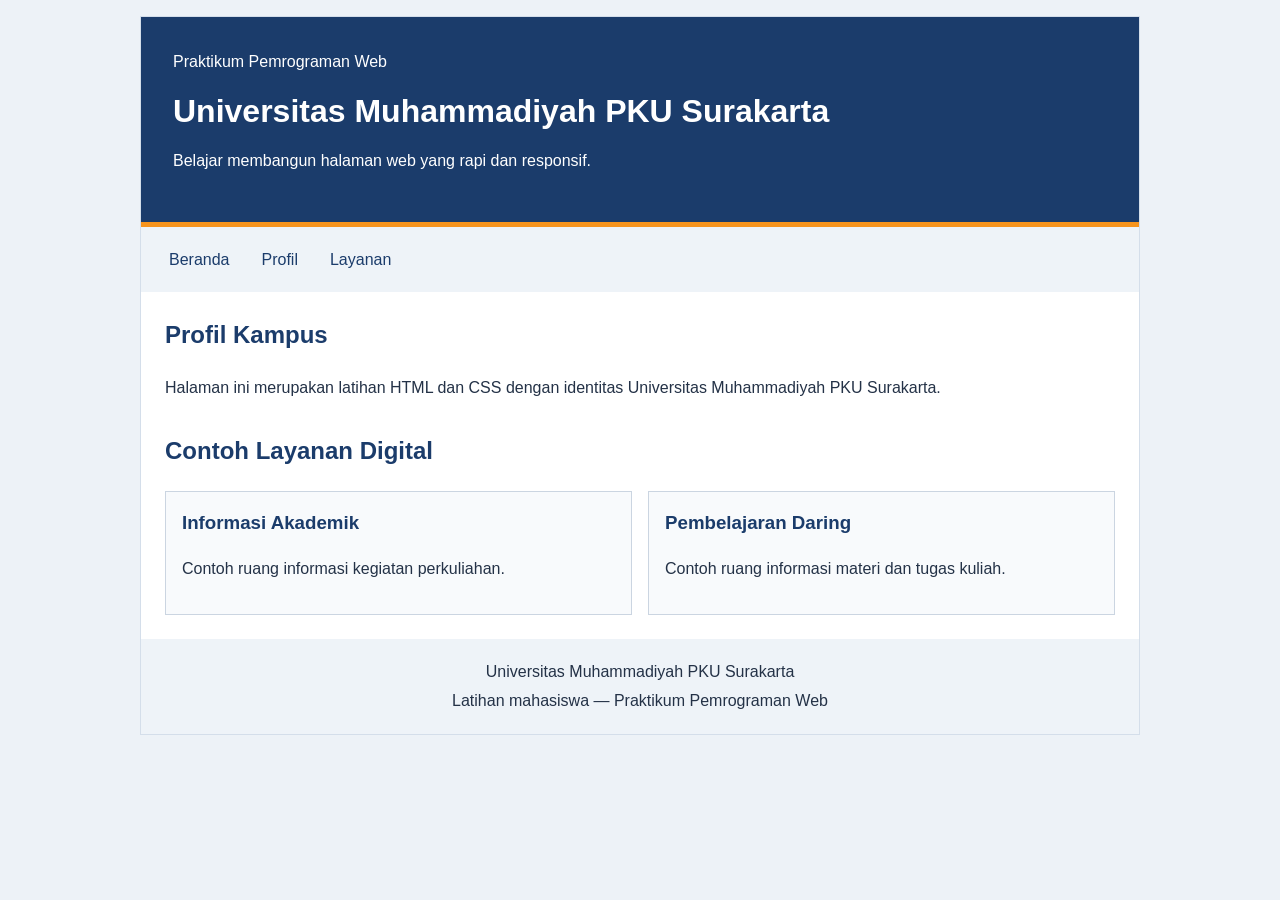
<file: index.html>
<!DOCTYPE html>
<html lang="id">
<head>
  <meta charset="UTF-8">
  <meta name="viewport" content="width=device-width, initial-scale=1">
  <title>Profil Kampus | UMPKU</title>
  <link rel="stylesheet" href="style.css">
</head>
<body>
  <a class="lewati" href="#konten">Lewati ke konten</a>
  <div class="halaman">
    <header class="header" id="beranda">
      <p class="identitas">Praktikum Pemrograman Web</p>
      <h1>Universitas Muhammadiyah PKU Surakarta</h1>
      <p>Belajar membangun halaman web yang rapi dan responsif.</p>
    </header>
    <nav class="menu" aria-label="Navigasi utama">
      <a href="#beranda">Beranda</a>
      <a href="#profil">Profil</a>
      <a href="#layanan">Layanan</a>
    </nav>
    <main id="konten" tabindex="-1">
      <section id="profil" class="panel">
        <h2>Profil Kampus</h2>
        <p>Halaman ini merupakan latihan HTML dan CSS dengan
          identitas Universitas Muhammadiyah PKU Surakarta.</p>
      </section>
      <section id="layanan" class="panel">
        <h2>Contoh Layanan Digital</h2>
        <div class="kartu-grid">
          <article class="kartu">
            <h3>Informasi Akademik</h3>
            <p>Contoh ruang informasi kegiatan perkuliahan.</p>
          </article>
          <article class="kartu">
            <h3>Pembelajaran Daring</h3>
            <p>Contoh ruang informasi materi dan tugas kuliah.</p>
          </article>
        </div>
      </section>
    </main>
    <footer class="footer">
      <p>Universitas Muhammadiyah PKU Surakarta</p>
      <p>Latihan mahasiswa — Praktikum Pemrograman Web</p>
    </footer>
  </div>
</body>
</html>
</file>
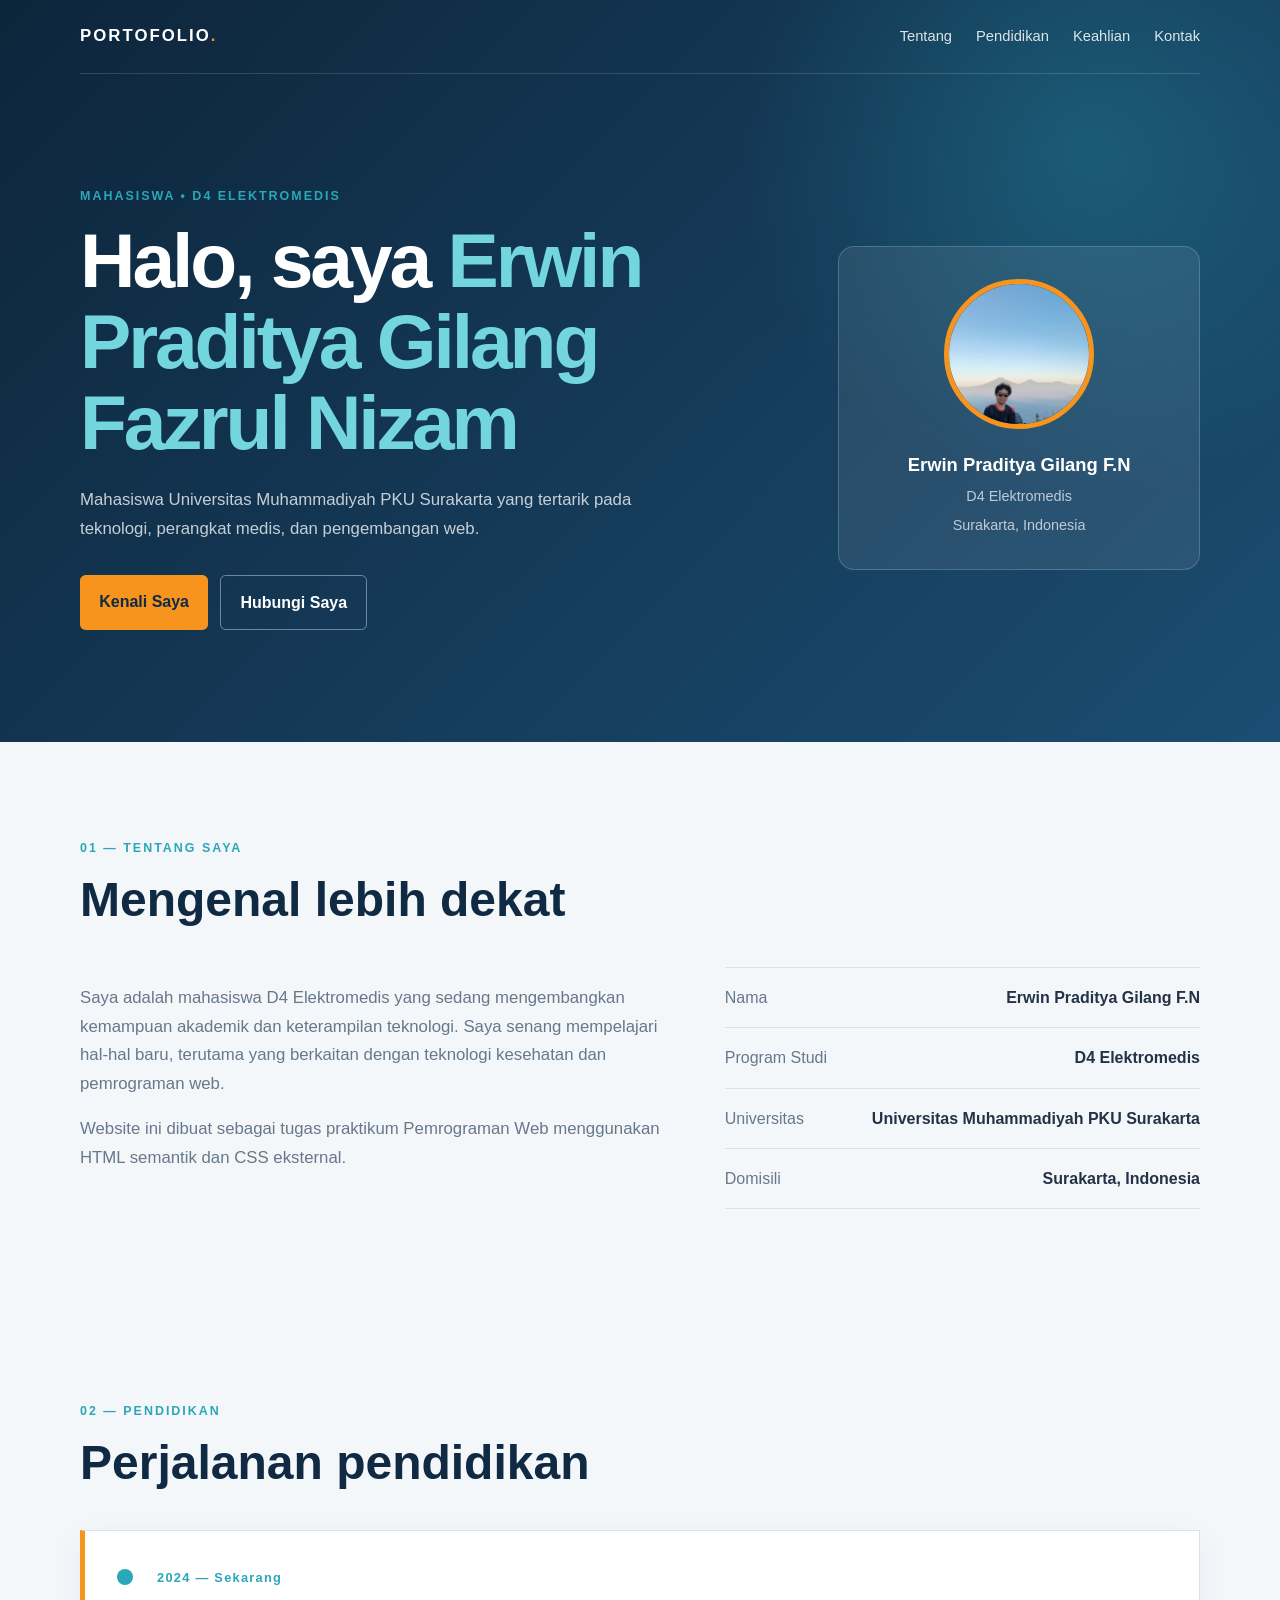
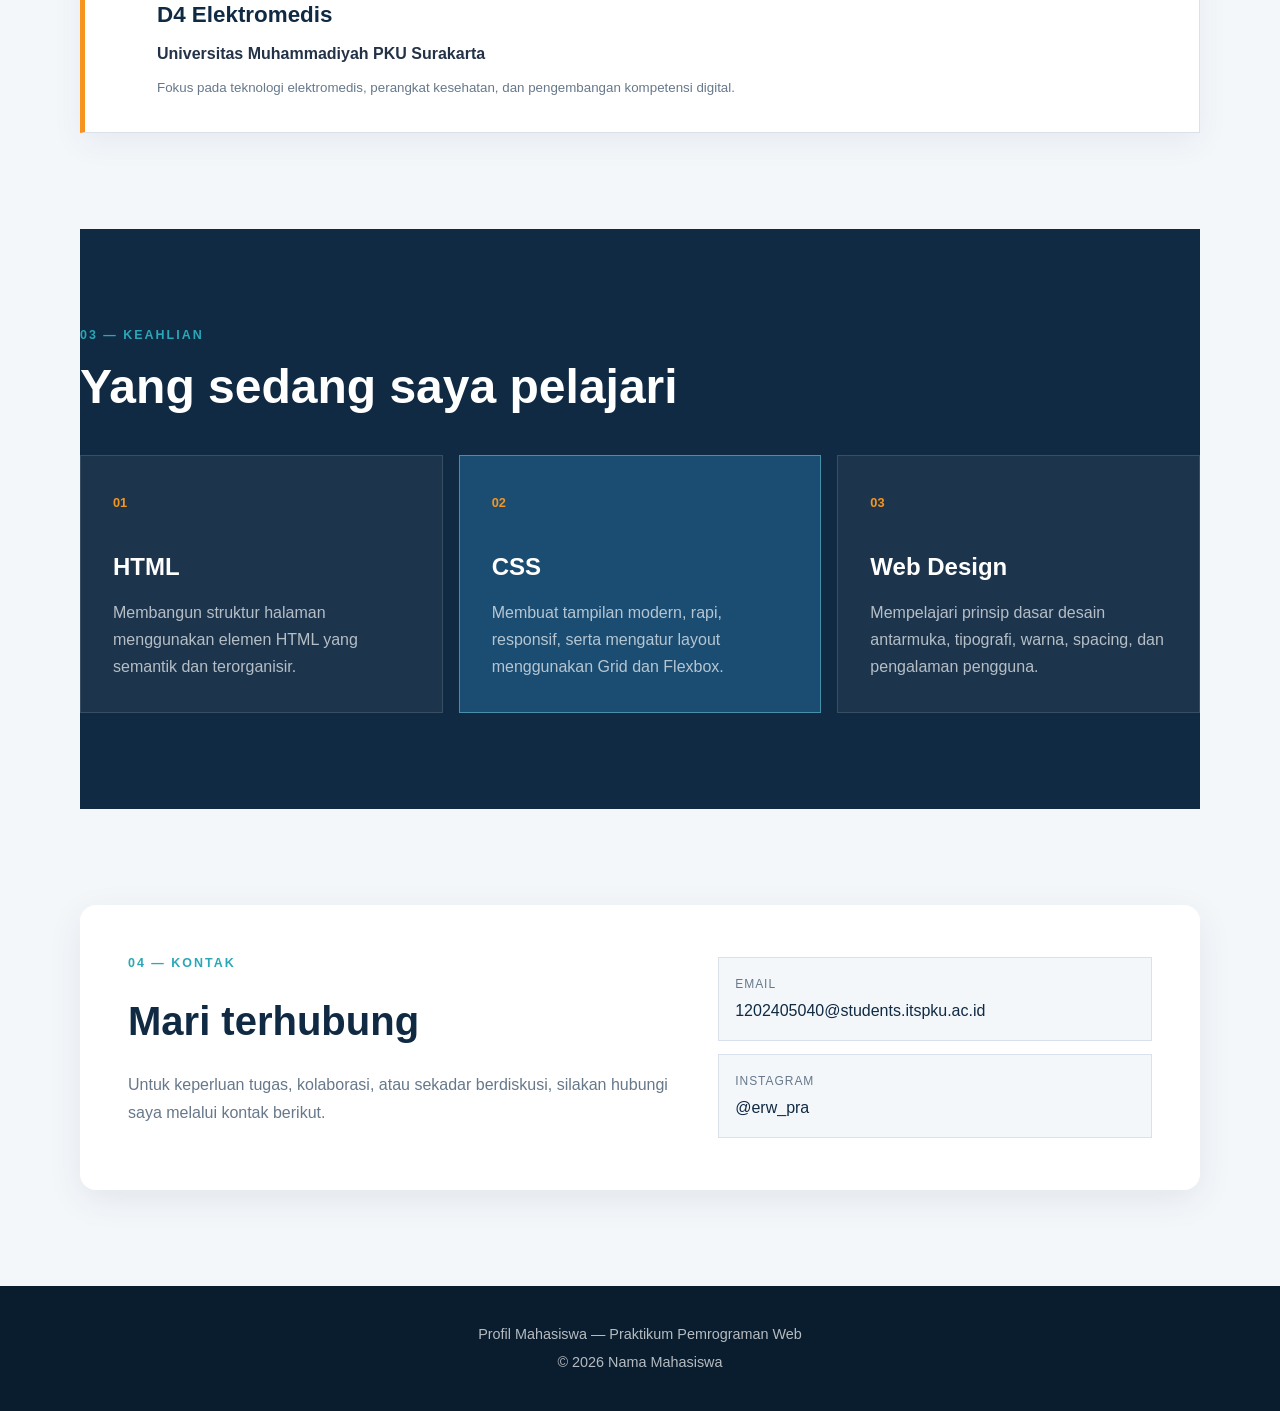
<file: profil-erwin/index.html>
<!DOCTYPE html>
<html lang="id">
<head>
    <meta charset="UTF-8">
    <meta name="viewport" content="width=device-width, initial-scale=1">
    <meta name="description" content="Website profil mahasiswa D4 Elektromedis">
    <title>Profil Mahasiswa | D4 Elektromedis</title>
    <link rel="stylesheet" href="style.css">
</head>
<body>

<a class="skip-link" href="#konten">Lewati ke konten</a>

<header class="hero" id="beranda">
    <nav class="navbar" aria-label="Navigasi utama">
        <a class="brand" href="#beranda">PORTOFOLIO<span>.</span></a>
        <div class="nav-links">
            <a href="#tentang">Tentang</a>
            <a href="#pendidikan">Pendidikan</a>
            <a href="#keahlian">Keahlian</a>
            <a href="#kontak">Kontak</a>
        </div>
    </nav>

    <div class="hero-content">
        <div class="hero-text">
            <p class="eyebrow">MAHASISWA • D4 ELEKTROMEDIS</p>
            <h1>Halo, saya <span>Erwin Praditya Gilang Fazrul Nizam</span></h1>
            <p class="hero-description">
                Mahasiswa Universitas Muhammadiyah PKU Surakarta yang tertarik
                pada teknologi, perangkat medis, dan pengembangan web.
            </p>
            <div class="hero-actions">
                <a class="btn btn-primary" href="#tentang">Kenali Saya</a>
                <a class="btn btn-outline" href="#kontak">Hubungi Saya</a>
            </div>
        </div>

        <div class="profile-card">
            <div class="avatar">
                <img src="foto-profile.jpg" alt="Foto profil Nama Mahasiswa">
            </div>
            <div class="profile-card-info">
                <strong>Erwin Praditya Gilang F.N</strong>
                <span>D4 Elektromedis</span>
                <span>Surakarta, Indonesia</span>
            </div>
        </div>
    </div>
</header>

<main id="konten">

<section class="section about" id="tentang">
    <div class="section-heading">
        <p class="eyebrow">01 — TENTANG SAYA</p>
        <h2>Mengenal lebih dekat</h2>
    </div>

    <div class="about-grid">
        <div class="about-text">
            <p>
                Saya adalah mahasiswa D4 Elektromedis yang sedang mengembangkan
                kemampuan akademik dan keterampilan teknologi. Saya senang
                mempelajari hal-hal baru, terutama yang berkaitan dengan
                teknologi kesehatan dan pemrograman web.
            </p>
            <p>
                Website ini dibuat sebagai tugas praktikum Pemrograman Web
                menggunakan HTML semantik dan CSS eksternal.
            </p>
        </div>

        <div class="info-list">
            <div class="info-item"><span>Nama</span><strong>Erwin Praditya Gilang F.N</strong></div>
            <div class="info-item"><span>Program Studi</span><strong>D4 Elektromedis</strong></div>
            <div class="info-item"><span>Universitas</span><strong>Universitas Muhammadiyah PKU Surakarta</strong></div>
            <div class="info-item"><span>Domisili</span><strong>Surakarta, Indonesia</strong></div>
        </div>
    </div>
</section>

<section class="section education" id="pendidikan">
    <div class="section-heading">
        <p class="eyebrow">02 — PENDIDIKAN</p>
        <h2>Perjalanan pendidikan</h2>
    </div>

    <article class="timeline-card">
        <div class="timeline-dot"></div>
        <div>
            <span class="timeline-year">2024 — Sekarang</span>
            <h3>D4 Elektromedis</h3>
            <p>Universitas Muhammadiyah PKU Surakarta</p>
            <small>Fokus pada teknologi elektromedis, perangkat kesehatan, dan pengembangan kompetensi digital.</small>
        </div>
    </article>
</section>

<section class="section skills" id="keahlian">
    <div class="section-heading">
        <p class="eyebrow">03 — KEAHLIAN</p>
        <h2>Yang sedang saya pelajari</h2>
    </div>

    <div class="skill-grid">
        <article class="skill-card">
            <span class="skill-number">01</span>
            <h3>HTML</h3>
            <p>Membangun struktur halaman menggunakan elemen HTML yang semantik dan terorganisir.</p>
        </article>
        <article class="skill-card featured">
            <span class="skill-number">02</span>
            <h3>CSS</h3>
            <p>Membuat tampilan modern, rapi, responsif, serta mengatur layout menggunakan Grid dan Flexbox.</p>
        </article>
        <article class="skill-card">
            <span class="skill-number">03</span>
            <h3>Web Design</h3>
            <p>Mempelajari prinsip dasar desain antarmuka, tipografi, warna, spacing, dan pengalaman pengguna.</p>
        </article>
    </div>
</section>

<section class="section contact" id="kontak">
    <div class="contact-box">
        <div>
            <p class="eyebrow">04 — KONTAK</p>
            <h2>Mari terhubung</h2>
            <p>Untuk keperluan tugas, kolaborasi, atau sekadar berdiskusi, silakan hubungi saya melalui kontak berikut.</p>
        </div>
        <div class="contact-links">
            <a href="mailto:nama@email.com"><span>Email</span>1202405040@students.itspku.ac.id</a>
            <a href="https://instagram.com/" target="_blank" rel="noopener noreferrer"><span>Instagram</span>@erw_pra</a>
        </div>
    </div>
</section>

</main>

<footer class="footer">
    <p>Profil Mahasiswa — Praktikum Pemrograman Web</p>
    <p>&copy; 2026 Nama Mahasiswa</p>
</footer>

</body>
</html>
</file>
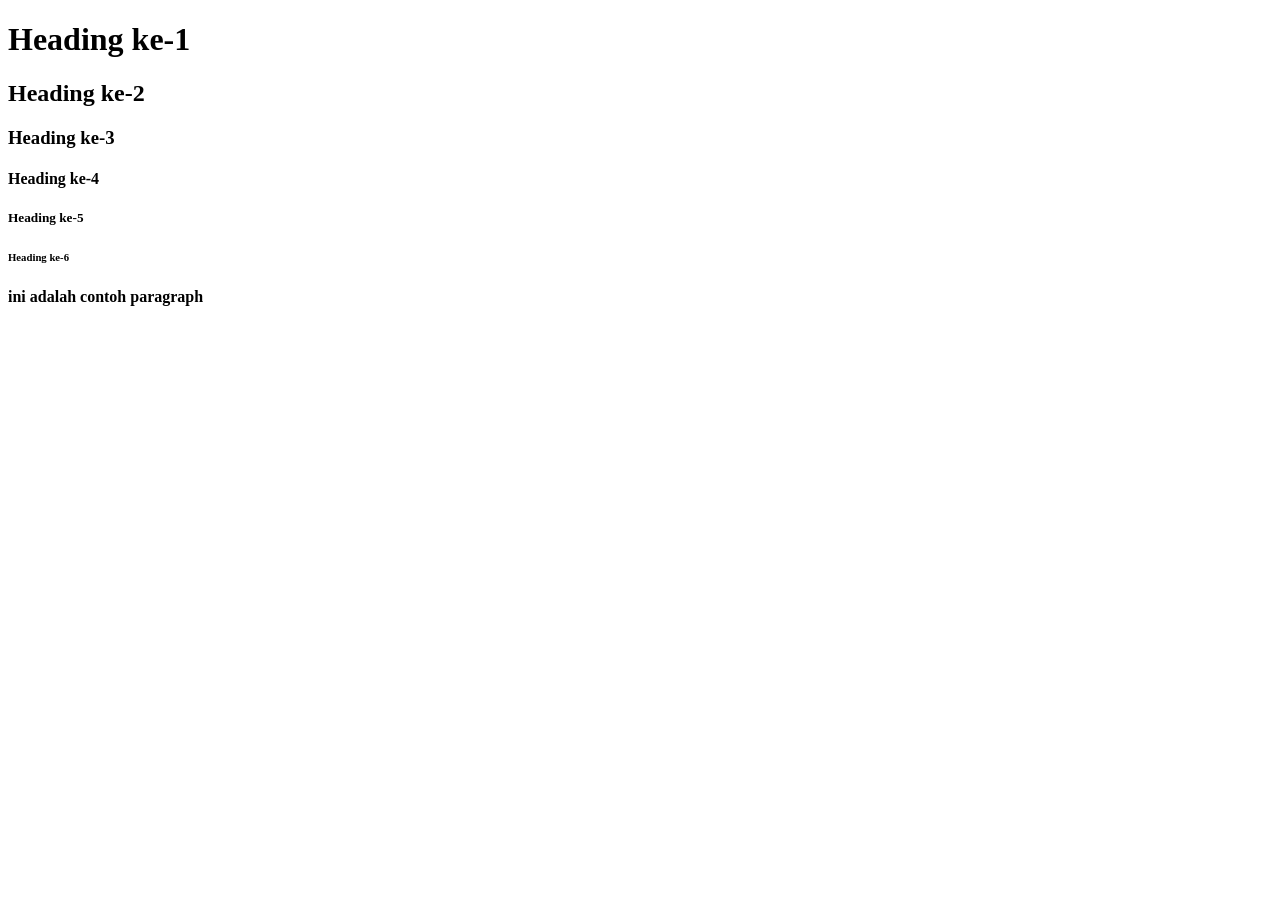
<file: prak1.html>
<!doctype html>
<html lang="en">
<head>
    <meta charset="UTF-8">
    <title> Belajar Membuat Heading dan Paragraph</title>
</head>
<body>
    <h1>Heading ke-1</h1>
    <h2>Heading ke-2</h2>
    <h3>Heading ke-3</h3>
    <h4>Heading ke-4</h4>
    <h5>Heading ke-5</h5>
    <h6>Heading ke-6</h6>
    
<p> <strong>ini adalah contoh paragraph</strong></p>
</body>
</body>
</html>
</file>
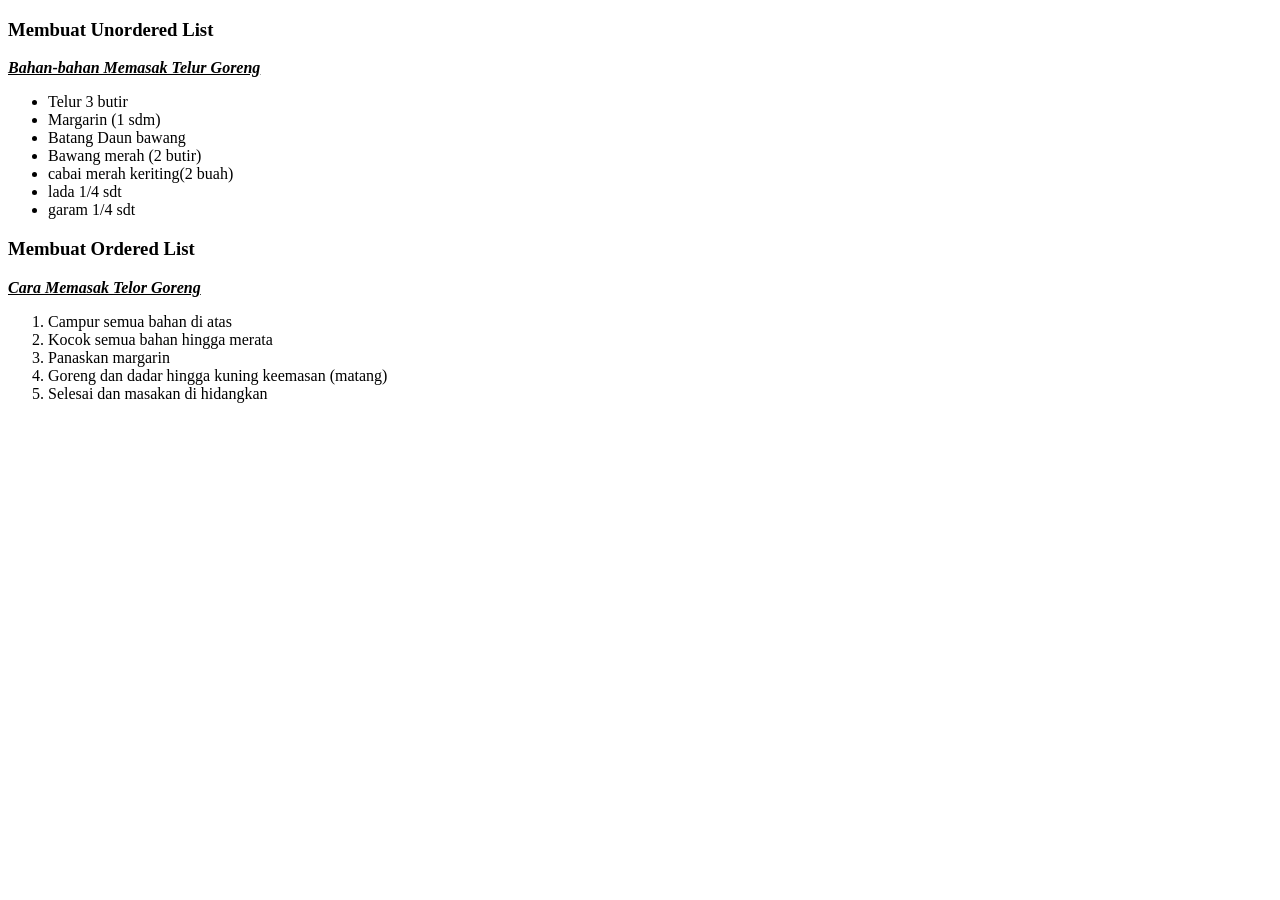
<file: prak2.html>
<!doctype html>
<html>
<head>
    <title>List</title>
</head>
<body>
    <h3>Membuat Unordered List</h3>
    <strong><i><u>Bahan-bahan Memasak Telur Goreng</u></i></strong>
<ul>
    <li>Telur 3 butir</li>
    <li>Margarin (1 sdm)</li>
    <li>Batang Daun bawang</li>
    <li>Bawang merah (2 butir)</li>
    <li>cabai merah keriting(2 buah)</li>
    <li>lada 1/4 sdt</li>
    <li>garam 1/4 sdt</li>
</ul>
    <h3>Membuat Ordered List</h3>
    <strong><i><u>Cara Memasak Telor Goreng</u></i></strong>
<ol>
    <li>Campur semua bahan di atas</li>
    <li>Kocok semua bahan hingga merata</li>
    <li>Panaskan margarin</li>
    <li>Goreng dan dadar hingga kuning keemasan (matang)</li>
    <li>Selesai dan masakan di hidangkan</li>
</ol>
</body>
</html>
</file>
<file: style.css>
* { box-sizing: border-box; }
html { scroll-padding-top: 1rem; }
body {
 margin: 0;
 font-family: Arial, sans-serif;
 line-height: 1.6;
 color: #243247;
 background-color: #edf2f7;
}
.halaman {
 width: min(100% - 2rem, 1000px);
 margin: 1rem auto;
 background: #ffffff;
 border: 1px solid #d4deea;
}
.header {
 padding: 2rem;
 color: #ffffff;
 background: #1b3c6b;
 border-bottom: 5px solid #f7941d;
}
h1 { margin: 0 0 1rem; font-size: 2rem; line-height: 1.3; }
h2, h3 { margin-top: 0; color: #1b3c6b; }
.identitas { margin-top: 0; }
.menu {
 display: flex;
 flex-wrap: wrap;
 gap: 0.5rem;
 padding: 0.75rem 1rem;
 background: #eef3f8;
}
.menu a {
 padding: 0.5rem 0.75rem;
 color: #1b3c6b;
 text-decoration: none;
 border-radius: 0.25rem;
}
.menu a:hover { color: #ffffff; background: #1b3c6b; }
a:focus-visible { outline: 3px solid #1b3c6b; outline-offset: 3px; }
main { padding: 1.5rem; }
.panel + .panel { margin-top: 2rem; }
.kartu-grid {
 display: grid;
 grid-template-columns: repeat(2, minmax(0, 1fr));
 gap: 1rem;
}
.kartu { padding: 1rem; border: 1px solid #cbd5e1; background: #f8fafc;
}
.footer { padding: 1rem; text-align: center; background: #eef3f8; }
.footer p { margin: 0.25rem 0; }
.lewati { position: absolute; left: -10000px; }
.lewati:focus {
 left: 1rem; top: 1rem; padding: 0.75rem;
 background: #ffffff; color: #1b3c6b; z-index: 10;
}
@media (max-width: 600px) {
 .header { padding: 1.25rem; }
 h1 { font-size: 1.5rem; }
 main { padding: 1rem; }
 .kartu-grid { grid-template-columns: 1fr; }
}
</file>
<file: profil-erwin/style.css>
* { box-sizing: border-box; }

html {
    scroll-behavior: smooth;
    scroll-padding-top: 1rem;
}

:root {
    --navy: #102a43;
    --blue: #1b4d72;
    --cyan: #2aa7b8;
    --orange: #f7941d;
    --light: #f4f7fa;
    --white: #ffffff;
    --text: #243247;
    --muted: #66788a;
    --border: #d9e2ec;
}

body {
    margin: 0;
    color: var(--text);
    background: var(--light);
    font-family: Arial, Helvetica, sans-serif;
    line-height: 1.7;
}

a { color: inherit; }

.skip-link {
    position: absolute;
    left: -10000px;
    top: 1rem;
    z-index: 100;
    padding: .75rem 1rem;
    color: var(--navy);
    background: var(--white);
}

.skip-link:focus { left: 1rem; }

a:focus-visible {
    outline: 3px solid var(--orange);
    outline-offset: 4px;
}

.hero {
    min-height: 620px;
    color: var(--white);
    background: radial-gradient(circle at 85% 20%, rgba(42,167,184,.28), transparent 28%),
                linear-gradient(135deg, #0d253b, #1b4d72);
}

.navbar {
    display: flex;
    align-items: center;
    justify-content: space-between;
    width: min(100% - 3rem, 1120px);
    margin: auto;
    padding: 1.4rem 0;
    border-bottom: 1px solid rgba(255,255,255,.15);
}

.brand {
    color: var(--white);
    text-decoration: none;
    font-size: 1.05rem;
    font-weight: 800;
    letter-spacing: .12em;
}

.brand span { color: var(--orange); }

.nav-links {
    display: flex;
    flex-wrap: wrap;
    gap: 1.5rem;
}

.nav-links a {
    color: rgba(255,255,255,.85);
    text-decoration: none;
    font-size: .92rem;
}

.nav-links a:hover { color: var(--white); }

.hero-content {
    display: grid;
    grid-template-columns: 1.5fr .8fr;
    align-items: center;
    gap: 5rem;
    width: min(100% - 3rem, 1120px);
    margin: auto;
    padding: 7rem 0;
}

.eyebrow {
    margin: 0 0 .8rem;
    color: var(--cyan);
    font-size: .78rem;
    font-weight: 800;
    letter-spacing: .16em;
}

.hero h1 {
    max-width: 700px;
    margin: 0;
    font-size: clamp(2.5rem, 6vw, 5rem);
    line-height: 1.05;
    letter-spacing: -.04em;
}

.hero h1 span { color: #73d6df; }

.hero-description {
    max-width: 620px;
    margin: 1.5rem 0 2rem;
    color: rgba(255,255,255,.76);
    font-size: 1.05rem;
}

.hero-actions {
    display: flex;
    flex-wrap: wrap;
    gap: .75rem;
}

.btn {
    display: inline-block;
    padding: .8rem 1.2rem;
    border-radius: .35rem;
    text-decoration: none;
    font-weight: 700;
}

.btn-primary {
    color: var(--navy);
    background: var(--orange);
}

.btn-outline {
    color: var(--white);
    border: 1px solid rgba(255,255,255,.4);
}

.profile-card {
    padding: 2rem;
    text-align: center;
    border: 1px solid rgba(255,255,255,.18);
    border-radius: 1rem;
    background: rgba(255,255,255,.08);
}

.avatar {
    width: 150px;
    height: 150px;
    margin: 0 auto 1.25rem;
    overflow: hidden;
    border: 5px solid var(--orange);
    border-radius: 50%;
    background: var(--blue);
}

.avatar img {
    width: 100%;
    height: 100%;
    display: block;
    object-fit: cover;
    object-position: center 55%;
}

.profile-card-info {
    display: grid;
    gap: .25rem;
}

.profile-card-info strong { font-size: 1.15rem; }

.profile-card-info span {
    color: rgba(255,255,255,.7);
    font-size: .9rem;
}

.section {
    width: min(100% - 3rem, 1120px);
    margin: auto;
    padding: 6rem 0;
}

.section-heading { margin-bottom: 2.5rem; }

.section-heading h2 {
    margin: 0;
    color: var(--navy);
    font-size: clamp(2rem, 4vw, 3rem);
    line-height: 1.15;
}

.about-grid {
    display: grid;
    grid-template-columns: 1.1fr .9fr;
    gap: 4rem;
}

.about-text {
    color: var(--muted);
    font-size: 1.05rem;
}

.info-list { border-top: 1px solid var(--border); }

.info-item {
    display: flex;
    justify-content: space-between;
    gap: 1rem;
    padding: 1rem 0;
    border-bottom: 1px solid var(--border);
}

.info-item span { color: var(--muted); }
.info-item strong { text-align: right; }

.timeline-card {
    display: grid;
    grid-template-columns: 20px 1fr;
    gap: 1.25rem;
    padding: 2rem;
    border: 1px solid var(--border);
    border-left: 5px solid var(--orange);
    background: var(--white);
    box-shadow: 0 10px 30px rgba(16,42,67,.06);
}

.timeline-dot {
    width: 16px;
    height: 16px;
    margin-top: .35rem;
    border-radius: 50%;
    background: var(--cyan);
}

.timeline-year {
    color: var(--cyan);
    font-size: .8rem;
    font-weight: 800;
    letter-spacing: .1em;
}

.timeline-card h3 {
    margin: .35rem 0;
    color: var(--navy);
    font-size: 1.4rem;
}

.timeline-card p { margin: 0 0 .4rem; font-weight: 700; }
.timeline-card small { color: var(--muted); }

.skills {
    max-width: none;
    background: var(--navy);
}

.skills .section-heading,
.skills .skill-grid {
    width: min(100%, 1120px);
    margin-left: auto;
    margin-right: auto;
}

.skills .section-heading h2 { color: var(--white); }

.skill-grid {
    display: grid;
    grid-template-columns: repeat(3, 1fr);
    gap: 1rem;
}

.skill-card {
    min-height: 250px;
    padding: 2rem;
    border: 1px solid rgba(255,255,255,.12);
    background: rgba(255,255,255,.05);
}

.skill-card.featured {
    background: var(--blue);
    border-color: rgba(115,214,223,.5);
}

.skill-number {
    color: var(--orange);
    font-size: .8rem;
    font-weight: 800;
}

.skill-card h3 {
    margin: 2rem 0 .7rem;
    color: var(--white);
    font-size: 1.5rem;
}

.skill-card p {
    margin: 0;
    color: rgba(255,255,255,.68);
}

.contact-box {
    display: grid;
    grid-template-columns: 1fr .8fr;
    gap: 3rem;
    padding: 3rem;
    border-radius: 1rem;
    background: var(--white);
    box-shadow: 0 10px 35px rgba(16,42,67,.08);
}

.contact-box h2 {
    margin: 0 0 1rem;
    color: var(--navy);
    font-size: 2.5rem;
}

.contact-box p:not(.eyebrow) {
    max-width: 600px;
    color: var(--muted);
}

.contact-links {
    display: grid;
    gap: .8rem;
    align-content: center;
}

.contact-links a {
    padding: 1rem;
    border: 1px solid var(--border);
    color: var(--navy);
    text-decoration: none;
    background: var(--light);
}

.contact-links a:hover { border-color: var(--cyan); }

.contact-links span {
    display: block;
    margin-bottom: .15rem;
    color: var(--muted);
    font-size: .75rem;
    text-transform: uppercase;
    letter-spacing: .08em;
}

.footer {
    padding: 2rem 1rem;
    text-align: center;
    color: rgba(255,255,255,.7);
    background: #091d2e;
    font-size: .9rem;
}

.footer p { margin: .25rem; }

@media (max-width: 800px) {
    .hero-content, .about-grid, .contact-box { grid-template-columns: 1fr; }
    .hero-content { gap: 3rem; padding: 5rem 0; }
    .profile-card { max-width: 420px; }
    .skill-grid { grid-template-columns: 1fr; }
    .skill-card { min-height: auto; }
}

@media (max-width: 600px) {
    .navbar {
        align-items: flex-start;
        gap: 1rem;
        flex-direction: column;
    }

    .nav-links { gap: .75rem 1rem; }

    .hero-content, .section {
        padding-left: 1rem;
        padding-right: 1rem;
    }

    .hero-content {
        padding-top: 4rem;
        padding-bottom: 4rem;
    }

    .hero h1 { font-size: 2.5rem; }

    .section {
        padding-top: 4rem;
        padding-bottom: 4rem;
    }

    .info-item {
        flex-direction: column;
        gap: .15rem;
    }

    .info-item strong { text-align: left; }

    .timeline-card, .contact-box { padding: 1.25rem; }
}

@media (max-width: 375px) {
    .hero-content, .section {
        padding-left: .75rem;
        padding-right: .75rem;
    }

    .hero h1 { font-size: 2.2rem; }

    .btn {
        width: 100%;
        text-align: center;
    }
}
</file>
